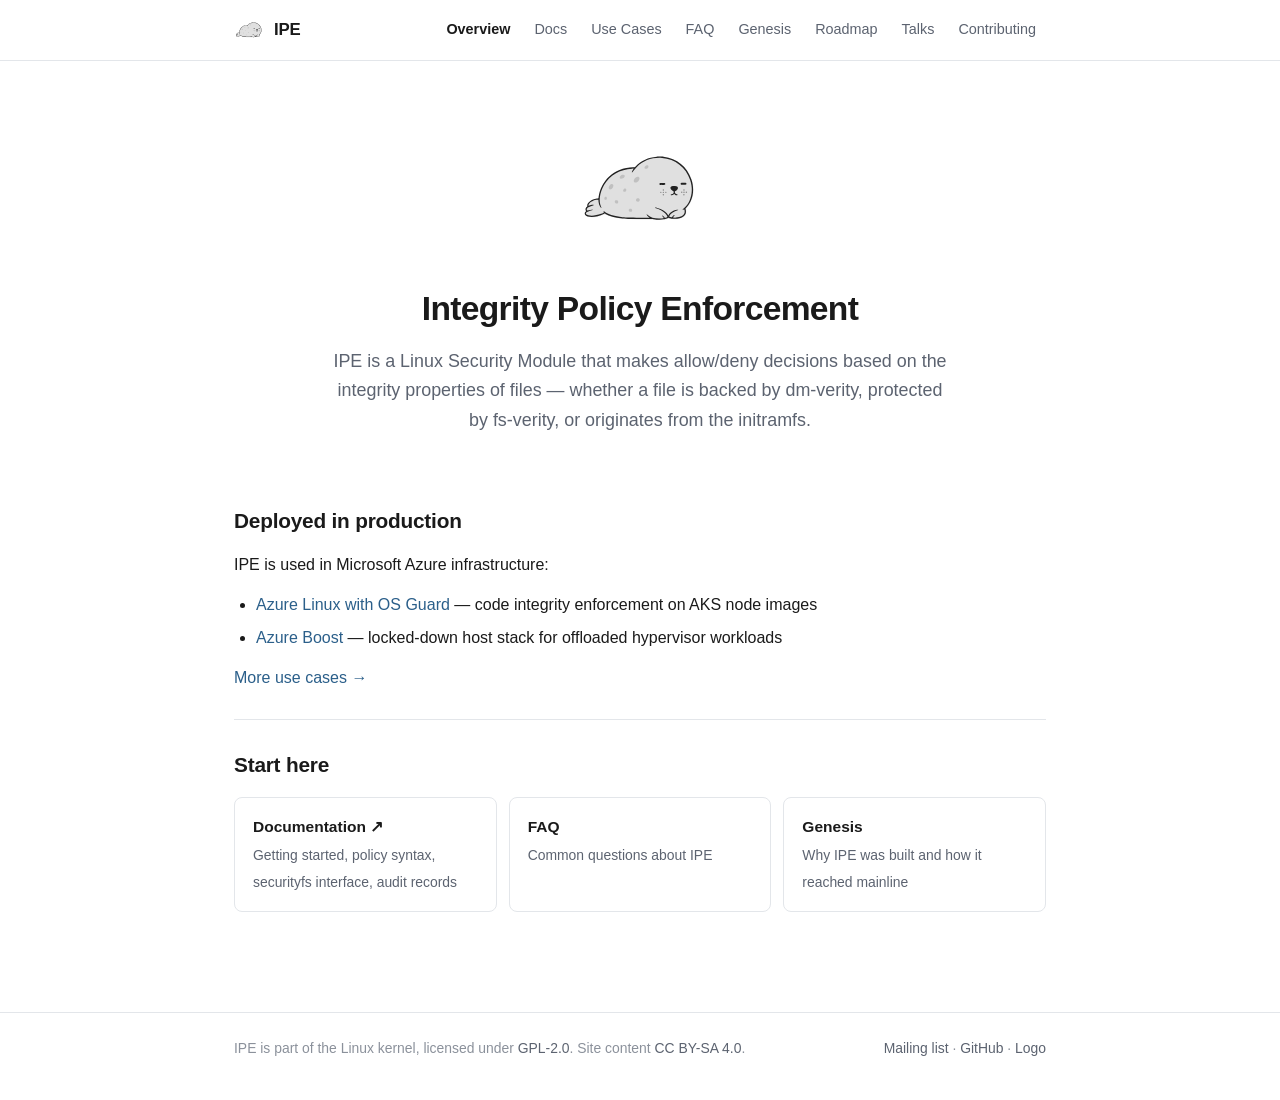
<file: index.html>
<!DOCTYPE html>
<html lang="en">
<head>
<meta charset="utf-8">
<meta name="viewport" content="width=device-width, initial-scale=1">
<title>IPE — Integrity Policy Enforcement</title>
<meta name="description" content="IPE is a Linux Security Module that makes allow/deny decisions based on the integrity properties of files.">
<link rel="icon" href="favicon.ico">
<link rel="stylesheet" href="css/style.css">
</head>
<body>

<header class="site">
  <div class="wrap">
    <a class="brand" href="/"><img src="images/ipe-logo.svg" alt="">IPE</a>
    <nav class="site">
      <a href="/" class="active">Overview</a>
      <a href="https://docs.kernel.org/admin-guide/LSM/ipe.html">Docs</a>
      
      <a href="/use-cases.html">Use Cases</a>
      <a href="/faq.html">FAQ</a>
      <a href="/genesis.html">Genesis</a>
      <a href="/roadmap.html">Roadmap</a>
      <a href="/talks.html">Talks</a>
      <a href="/contributing.html">Contributing</a>
    </nav>
  </div>
</header>

<main>

<div class="wrap">
  <div class="hero">
    <img src="images/ipe-logo.svg" alt="IPE logo">
    <h1>Integrity Policy Enforcement</h1>
    <p class="tagline">
      IPE is a Linux Security Module that makes allow/deny decisions based on
      the integrity properties of files — whether a file is backed by dm-verity,
      protected by fs-verity, or originates from the initramfs.
    </p>
  </div>
</div>

<div class="wrap">





<section>
  <h2>Deployed in production</h2>
  <p>IPE is used in Microsoft Azure infrastructure:</p>
  <ul>
    <li><a href="https://learn.microsoft.com/en-us/azure/aks/use-azure-linux-os-guard">Azure Linux with OS Guard</a> — code integrity enforcement on AKS node images</li>
    <li><a href="https://learn.microsoft.com/en-us/azure/azure-boost/overview">Azure Boost</a> — locked-down host stack for offloaded hypervisor workloads</li>
  </ul>
  <p><a href="/use-cases.html">More use cases →</a></p>
</section>



<section>
  <h2>Start here</h2>
  <div class="cards">
    <a href="https://docs.kernel.org/admin-guide/LSM/ipe.html">
      <span class="t">Documentation ↗</span>
      <span class="d">Getting started, policy syntax, securityfs interface, audit records</span>
    </a>
    <a href="/faq.html">
      <span class="t">FAQ</span>
      <span class="d">Common questions about IPE</span>
    </a>
    <a href="/genesis.html">
      <span class="t">Genesis</span>
      <span class="d">Why IPE was built and how it reached mainline</span>
    </a>


  </div>
</section>

</div>

</main>

<footer class="site">
  <div class="wrap">
    <span>
      IPE is part of the Linux kernel, licensed under
      <a href="https://www.kernel.org/doc/html/latest/process/license-rules.html">GPL-2.0</a>.
      Site content <a href="https://creativecommons.org/licenses/by-sa/4.0/">CC BY-SA 4.0</a>.
    </span>
    <span>
      <a href="https://lore.kernel.org/linux-security-module/">Mailing list</a> ·
      <a href="https://github.com/Integrity-Policy-Enforcement">GitHub</a> ·
      <a href="https://github.com/Integrity-Policy-Enforcement/ipe-logo">Logo</a>
    </span>
  </div>
</footer>

</body>
</html>
</file>
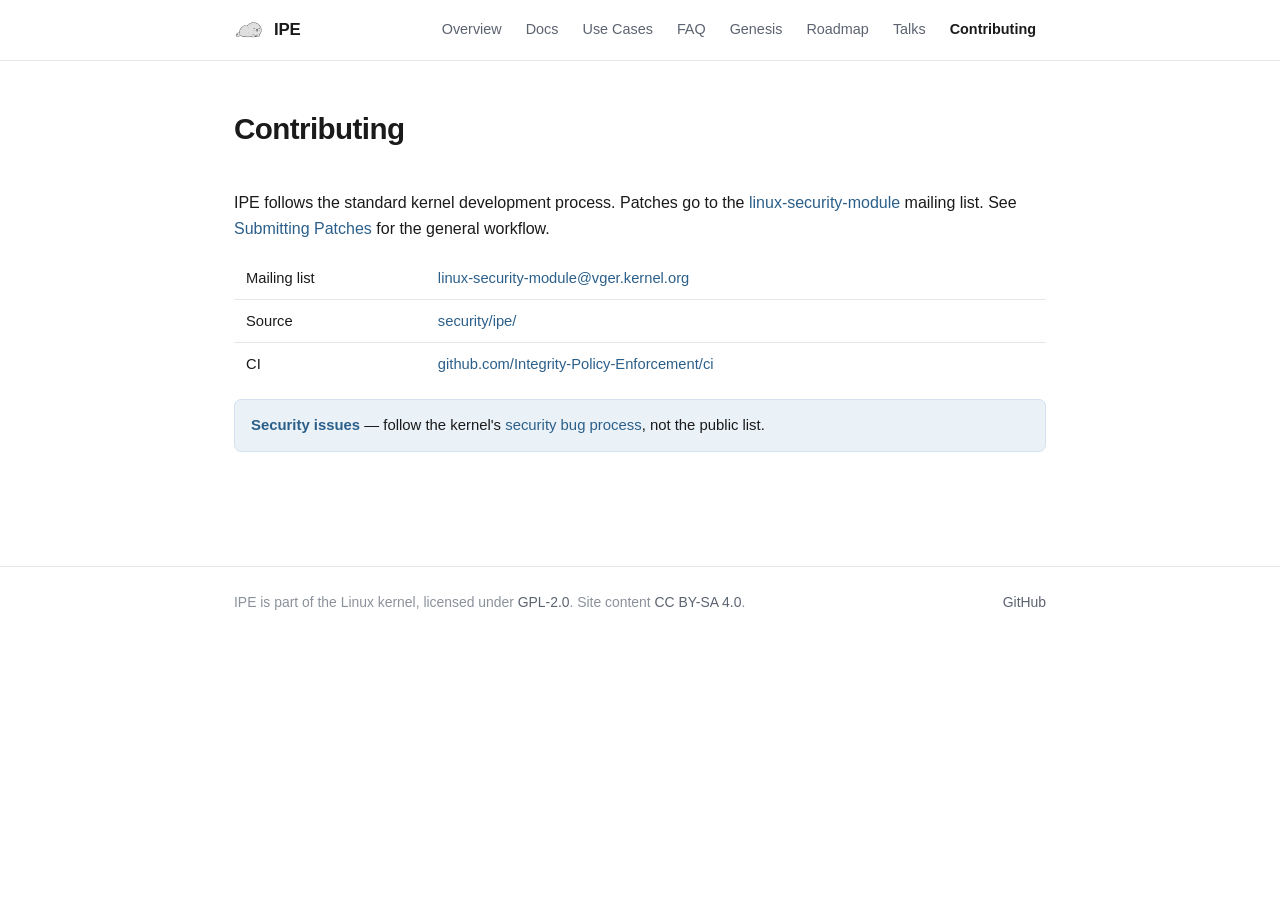
<file: contributing.html>
<!DOCTYPE html>
<html lang="en">
<head>
<meta charset="utf-8">
<meta name="viewport" content="width=device-width, initial-scale=1">
<title>Contributing — IPE</title>
<link rel="icon" href="favicon.ico">
<link rel="stylesheet" href="css/style.css">
</head>
<body>

<header class="site">
  <div class="wrap">
    <a class="brand" href="/"><img src="images/ipe-logo.svg" alt="">IPE</a>
    <nav class="site">
      <a href="/">Overview</a>
      <a href="https://docs.kernel.org/admin-guide/LSM/ipe.html">Docs</a>
      <a href="/use-cases.html">Use Cases</a>
      <a href="/faq.html">FAQ</a>
      <a href="/genesis.html">Genesis</a>
      <a href="/roadmap.html">Roadmap</a>
      <a href="/talks.html">Talks</a>
      <a href="/contributing.html" class="active">Contributing</a>
    </nav>
  </div>
</header>

<main>
<div class="wrap">

<div class="pagehead">
  <h1>Contributing</h1>
</div>

<section>
  <p>
    IPE follows the standard kernel development process. Patches go to the
    <a href="https://lore.kernel.org/linux-security-module/">linux-security-module</a>
    mailing list. See
    <a href="https://docs.kernel.org/process/submitting-patches.html">Submitting Patches</a>
    for the general workflow.
  </p>

  <table>
    <tr><td>Mailing list</td><td><a href="https://lore.kernel.org/linux-security-module/">linux-security-module@vger.kernel.org</a></td></tr>
    <tr><td>Source</td><td><a href="https://git.kernel.org/pub/scm/linux/kernel/git/torvalds/linux.git/tree/security/ipe">security/ipe/</a></td></tr>
    <tr><td>CI</td><td><a href="https://github.com/Integrity-Policy-Enforcement/ci">github.com/Integrity-Policy-Enforcement/ci</a></td></tr>
  </table>

  <div class="note">
    <strong>Security issues</strong> — follow the kernel's
    <a href="https://docs.kernel.org/process/security-bugs.html">security bug process</a>,
    not the public list.
  </div>
</section>

</div>
</main>

<footer class="site">
  <div class="wrap">
    <span>
      IPE is part of the Linux kernel, licensed under
      <a href="https://www.kernel.org/doc/html/latest/process/license-rules.html">GPL-2.0</a>.
      Site content <a href="https://creativecommons.org/licenses/by-sa/4.0/">CC BY-SA 4.0</a>.
    </span>
    <span>
      <a href="https://github.com/Integrity-Policy-Enforcement">GitHub</a>
    </span>
  </div>
</footer>

</body>
</html>
</file>
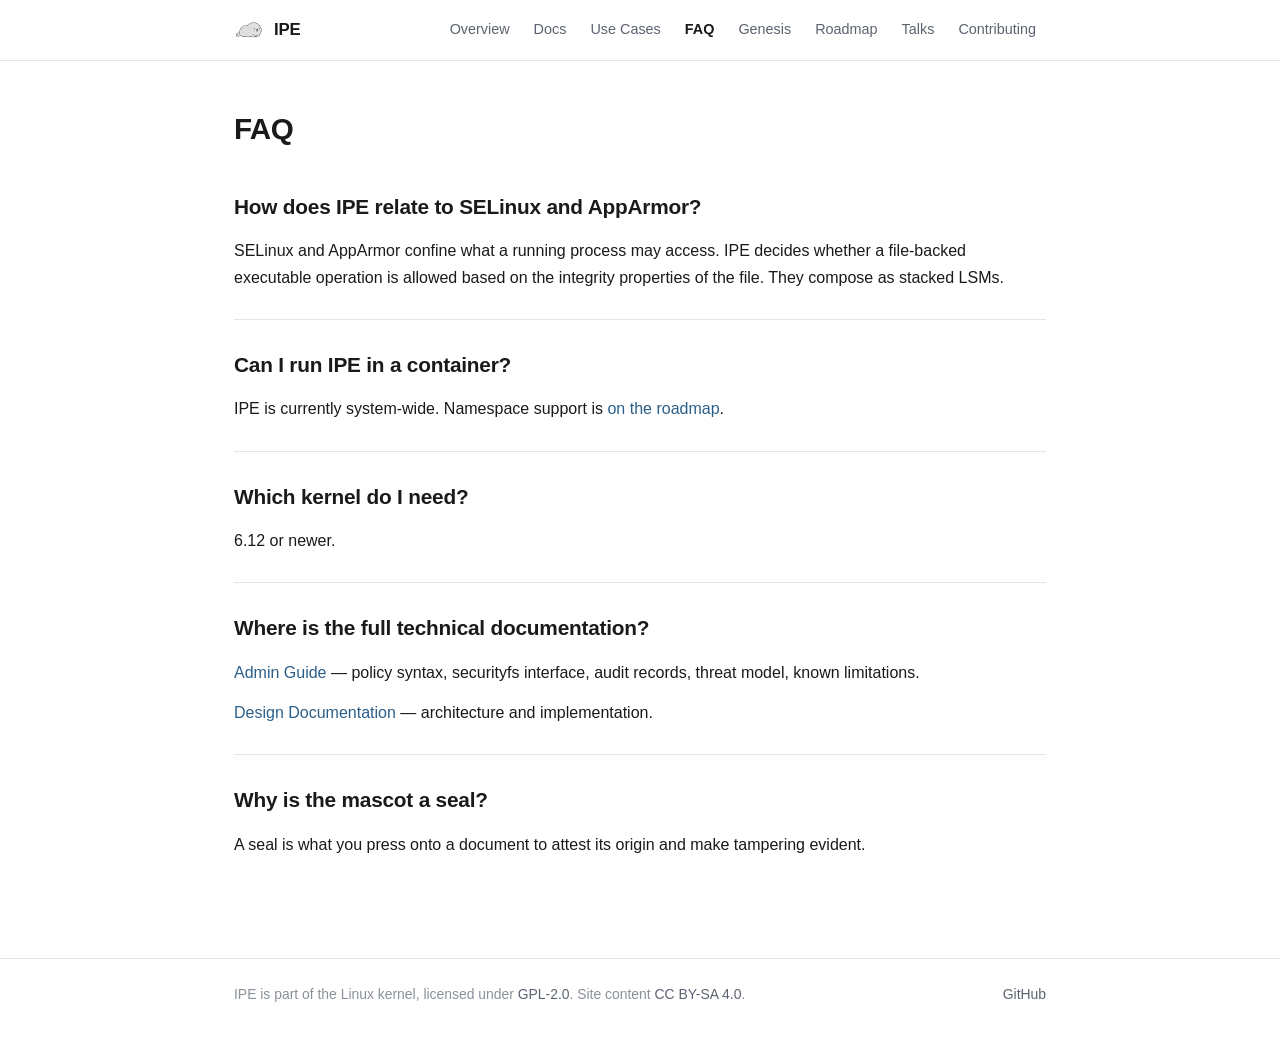
<file: faq.html>
<!DOCTYPE html>
<html lang="en">
<head>
<meta charset="utf-8">
<meta name="viewport" content="width=device-width, initial-scale=1">
<title>FAQ — IPE</title>
<link rel="icon" href="favicon.ico">
<link rel="stylesheet" href="css/style.css">
</head>
<body>

<header class="site">
  <div class="wrap">
    <a class="brand" href="/"><img src="images/ipe-logo.svg" alt="">IPE</a>
    <nav class="site">
      <a href="/">Overview</a>
      <a href="https://docs.kernel.org/admin-guide/LSM/ipe.html">Docs</a>
      <a href="/use-cases.html">Use Cases</a>
      <a href="/faq.html" class="active">FAQ</a>
      <a href="/genesis.html">Genesis</a>
      <a href="/roadmap.html">Roadmap</a>
      <a href="/talks.html">Talks</a>
      <a href="/contributing.html">Contributing</a>
    </nav>
  </div>
</header>

<main>
<div class="wrap">

<div class="pagehead">
  <h1>FAQ</h1>
</div>

<section>
  <h2>How does IPE relate to SELinux and AppArmor?</h2>
  <p>
    SELinux and AppArmor confine what a running process may access. IPE decides
    whether a file-backed executable operation is allowed based on the integrity
    properties of the file. They compose as stacked LSMs.
  </p>
</section>

<section>
  <h2>Can I run IPE in a container?</h2>
  <p>
    IPE is currently system-wide. Namespace support is
    <a href="/roadmap.html">on the roadmap</a>.
  </p>
</section>

<section>
  <h2>Which kernel do I need?</h2>
  <p>6.12 or newer.</p>
</section>

<section>
  <h2>Where is the full technical documentation?</h2>
  <p>
    <a href="https://docs.kernel.org/admin-guide/LSM/ipe.html">Admin Guide</a> —
    policy syntax, securityfs interface, audit records, threat model, known limitations.
  </p>
  <p>
    <a href="https://docs.kernel.org/security/ipe.html">Design Documentation</a> —
    architecture and implementation.
  </p>
</section>

<section>
  <h2>Why is the mascot a seal?</h2>
  <p>
    A seal is what you press onto a document to attest its origin and make
    tampering evident.
  </p>
</section>

</div>
</main>

<footer class="site">
  <div class="wrap">
    <span>
      IPE is part of the Linux kernel, licensed under
      <a href="https://www.kernel.org/doc/html/latest/process/license-rules.html">GPL-2.0</a>.
      Site content <a href="https://creativecommons.org/licenses/by-sa/4.0/">CC BY-SA 4.0</a>.
    </span>
    <span>
      <a href="https://github.com/Integrity-Policy-Enforcement">GitHub</a>
    </span>
  </div>
</footer>

</body>
</html>
</file>
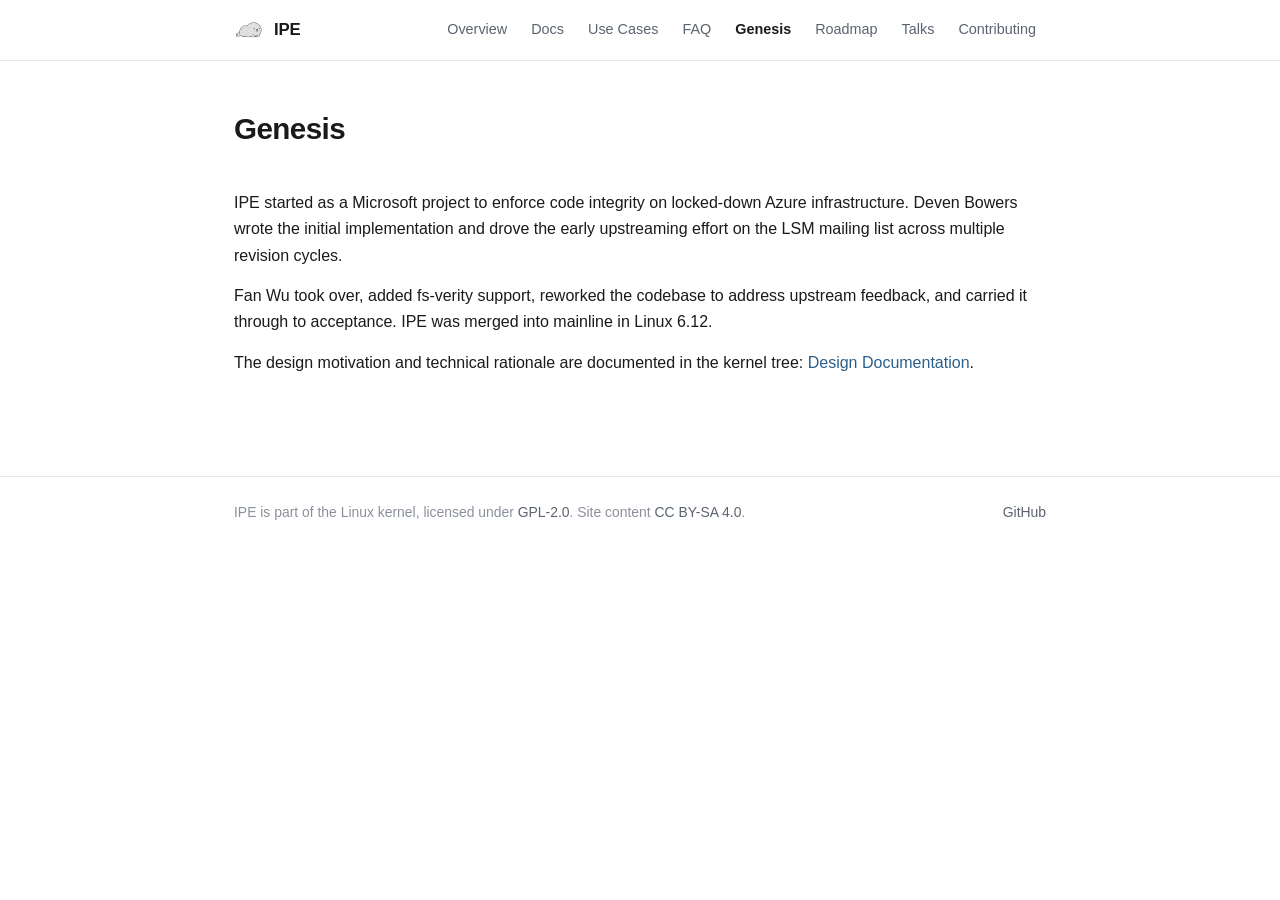
<file: genesis.html>
<!DOCTYPE html>
<html lang="en">
<head>
<meta charset="utf-8">
<meta name="viewport" content="width=device-width, initial-scale=1">
<title>Genesis — IPE</title>
<link rel="icon" href="favicon.ico">
<link rel="stylesheet" href="css/style.css">
</head>
<body>

<header class="site">
  <div class="wrap">
    <a class="brand" href="/"><img src="images/ipe-logo.svg" alt="">IPE</a>
    <nav class="site">
      <a href="/">Overview</a>
      <a href="https://docs.kernel.org/admin-guide/LSM/ipe.html">Docs</a>
      <a href="/use-cases.html">Use Cases</a>
      <a href="/faq.html">FAQ</a>
      <a href="/genesis.html" class="active">Genesis</a>
      <a href="/roadmap.html">Roadmap</a>
      <a href="/talks.html">Talks</a>
      <a href="/contributing.html">Contributing</a>
    </nav>
  </div>
</header>

<main>
<div class="wrap">

<div class="pagehead">
  <h1>Genesis</h1>
</div>

<section>
  <p>
    IPE started as a Microsoft project to enforce code integrity on
    locked-down Azure infrastructure. Deven Bowers wrote the initial
    implementation and drove the early upstreaming effort on the LSM
    mailing list across multiple revision cycles.
  </p>
  <p>
    Fan Wu took over, added fs-verity support, reworked the codebase to
    address upstream feedback, and carried it through to acceptance.
    IPE was merged into mainline in Linux 6.12.
  </p>
  <p>
    The design motivation and technical rationale are documented in the
    kernel tree:
    <a href="https://docs.kernel.org/security/ipe.html">Design Documentation</a>.
  </p>
</section>

</div>
</main>

<footer class="site">
  <div class="wrap">
    <span>
      IPE is part of the Linux kernel, licensed under
      <a href="https://www.kernel.org/doc/html/latest/process/license-rules.html">GPL-2.0</a>.
      Site content <a href="https://creativecommons.org/licenses/by-sa/4.0/">CC BY-SA 4.0</a>.
    </span>
    <span>
      <a href="https://github.com/Integrity-Policy-Enforcement">GitHub</a>
    </span>
  </div>
</footer>

</body>
</html>
</file>
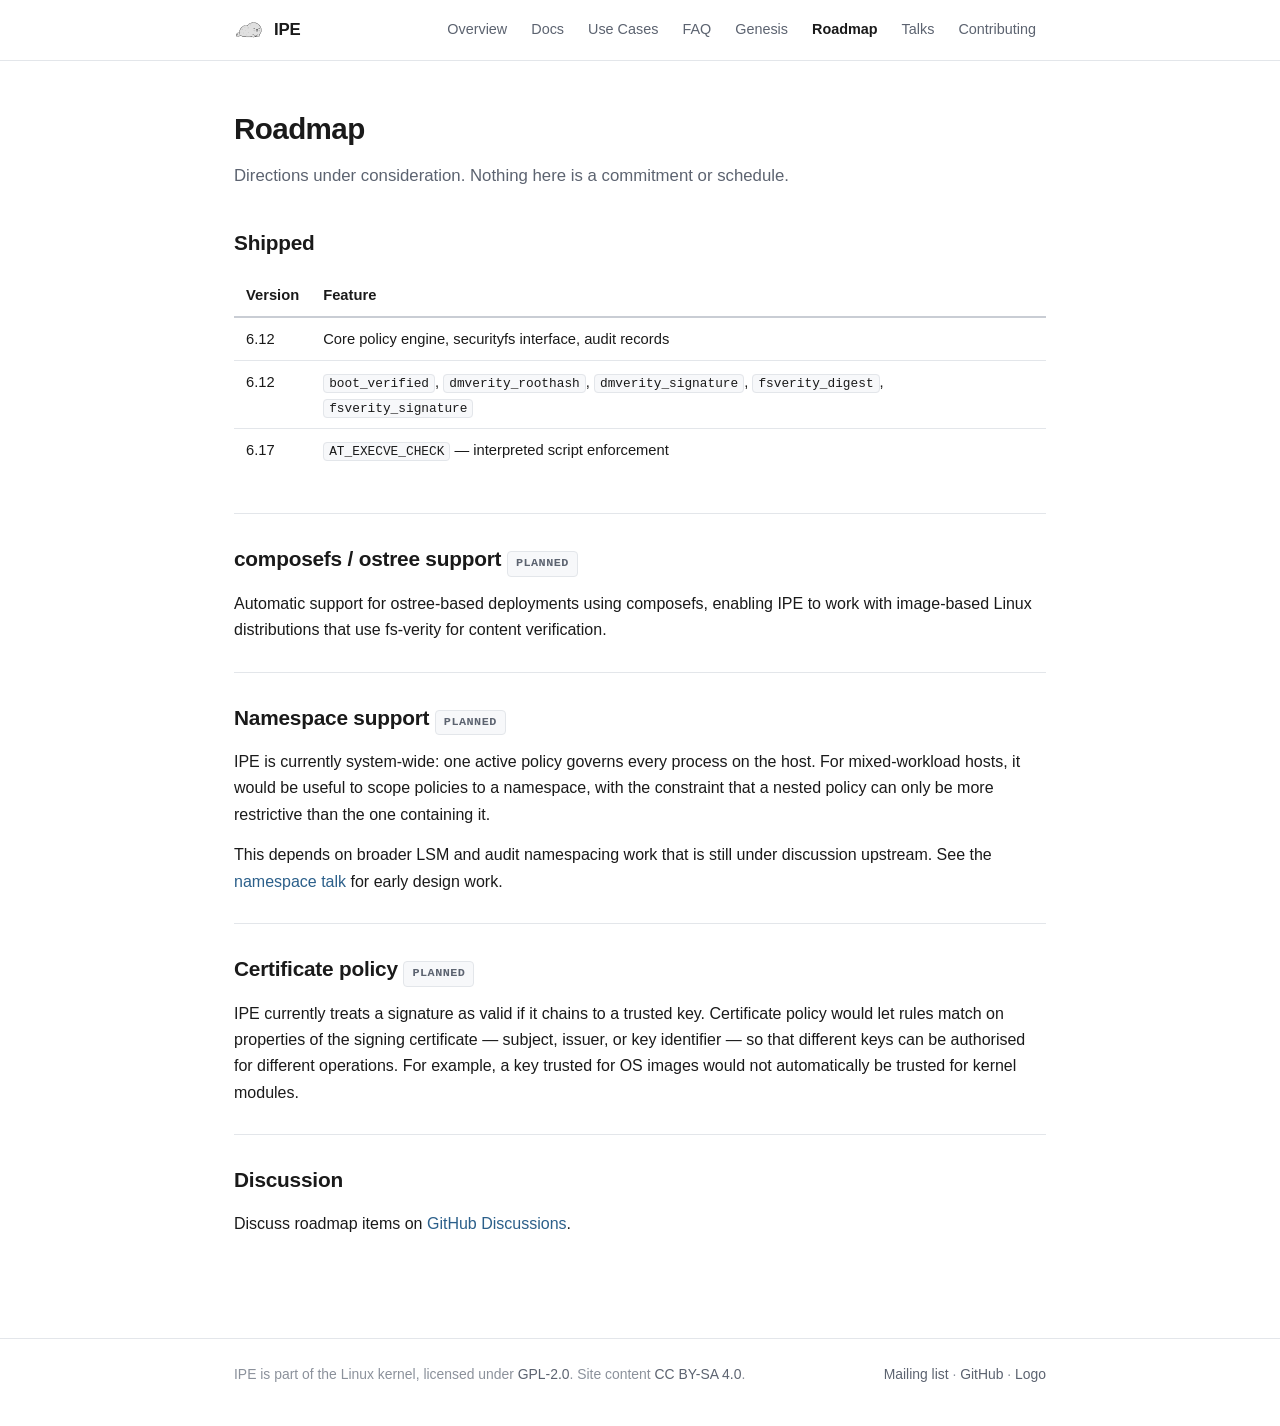
<file: roadmap.html>
<!DOCTYPE html>
<html lang="en">
<head>
<meta charset="utf-8">
<meta name="viewport" content="width=device-width, initial-scale=1">
<title>Roadmap — IPE</title>
<meta name="description" content="Planned work for IPE: composefs, namespaces, and certificate policy.">
<link rel="icon" href="favicon.ico">
<link rel="stylesheet" href="css/style.css">
</head>
<body>

<header class="site">
  <div class="wrap">
    <a class="brand" href="/"><img src="images/ipe-logo.svg" alt="">IPE</a>
    <nav class="site">
      <a href="/">Overview</a>
      <a href="https://docs.kernel.org/admin-guide/LSM/ipe.html">Docs</a>
      
      <a href="/use-cases.html">Use Cases</a>
      <a href="/faq.html">FAQ</a>
      <a href="/genesis.html">Genesis</a>
      <a href="/roadmap.html" class="active">Roadmap</a>
      <a href="/talks.html">Talks</a>
      <a href="/contributing.html">Contributing</a>
    </nav>
  </div>
</header>

<main>
<div class="wrap">

<div class="pagehead">
  <h1>Roadmap</h1>
  <p class="lede">Directions under consideration. Nothing here is a commitment or schedule.</p>
</div>

<section>
  <h2>Shipped</h2>
  <table>
    <tr><th>Version</th><th>Feature</th></tr>
    <tr><td>6.12</td><td>Core policy engine, securityfs interface, audit records</td></tr>
    <tr><td>6.12</td><td><code>boot_verified</code>, <code>dmverity_roothash</code>, <code>dmverity_signature</code>, <code>fsverity_digest</code>, <code>fsverity_signature</code></td></tr>
    <tr><td>6.17</td><td><code>AT_EXECVE_CHECK</code> — interpreted script enforcement</td></tr>
  </table>
</section>

<section>
  <h2>composefs / ostree support <span class="status planned">planned</span></h2>
  <p>
    Automatic support for ostree-based deployments using composefs, enabling
    IPE to work with image-based Linux distributions that use fs-verity
    for content verification.
  </p>
</section>

<section>
  <h2>Namespace support <span class="status planned">planned</span></h2>
  <p>
    IPE is currently system-wide: one active policy governs every process on the
    host. For mixed-workload hosts, it would be useful to scope policies to a
    namespace, with the constraint that a nested policy can only be more
    restrictive than the one containing it.
  </p>
  <p>
    This depends on broader LSM and audit namespacing work that is still under
    discussion upstream. See the
    <a href="/talks.html">namespace talk</a> for early design work.
  </p>
</section>

<section>
  <h2>Certificate policy <span class="status planned">planned</span></h2>
  <p>
    IPE currently treats a signature as valid if it chains to a trusted key.
    Certificate policy would let rules match on properties of the signing
    certificate — subject, issuer, or key identifier — so that different keys
    can be authorised for different operations. For example, a key trusted for
    OS images would not automatically be trusted for kernel modules.
  </p>
</section>

<section>
  <h2>Discussion</h2>
  <p>
    Discuss roadmap items on
    <a href="https://github.com/orgs/Integrity-Policy-Enforcement/discussions">GitHub Discussions</a>.
  </p>
</section>

</div>
</main>

<footer class="site">
  <div class="wrap">
    <span>
      IPE is part of the Linux kernel, licensed under
      <a href="https://www.kernel.org/doc/html/latest/process/license-rules.html">GPL-2.0</a>.
      Site content <a href="https://creativecommons.org/licenses/by-sa/4.0/">CC BY-SA 4.0</a>.
    </span>
    <span>
      <a href="https://lore.kernel.org/linux-security-module/">Mailing list</a> ·
      <a href="https://github.com/Integrity-Policy-Enforcement">GitHub</a> ·
      <a href="https://github.com/Integrity-Policy-Enforcement/ipe-logo">Logo</a>
    </span>
  </div>
</footer>

</body>
</html>
</file>
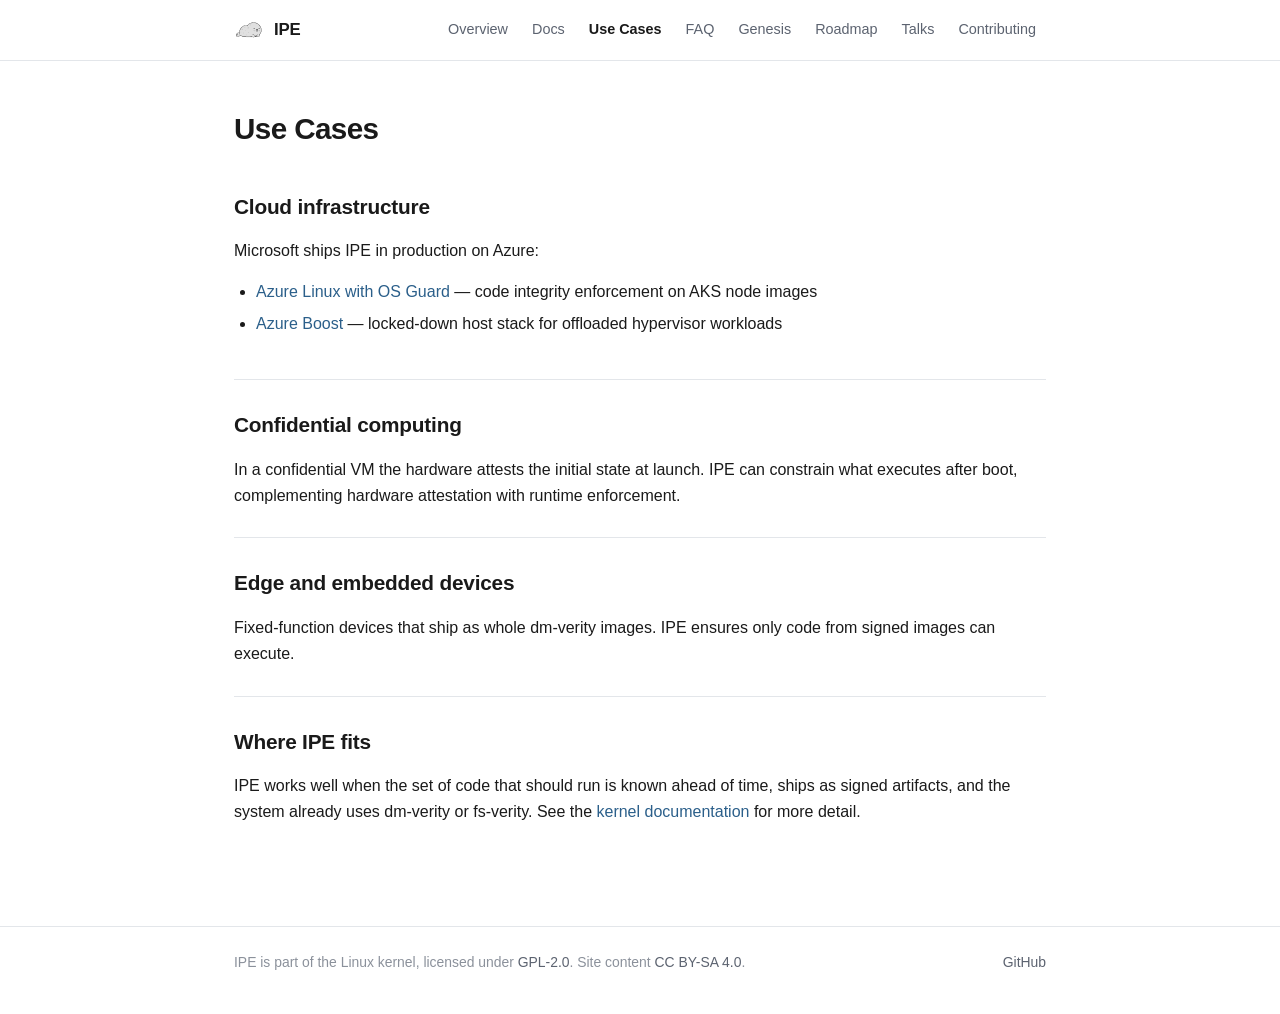
<file: use-cases.html>
<!DOCTYPE html>
<html lang="en">
<head>
<meta charset="utf-8">
<meta name="viewport" content="width=device-width, initial-scale=1">
<title>Use Cases — IPE</title>
<link rel="icon" href="favicon.ico">
<link rel="stylesheet" href="css/style.css">
</head>
<body>

<header class="site">
  <div class="wrap">
    <a class="brand" href="/"><img src="images/ipe-logo.svg" alt="">IPE</a>
    <nav class="site">
      <a href="/">Overview</a>
      <a href="https://docs.kernel.org/admin-guide/LSM/ipe.html">Docs</a>
      <a href="/use-cases.html" class="active">Use Cases</a>
      <a href="/faq.html">FAQ</a>
      <a href="/genesis.html">Genesis</a>
      <a href="/roadmap.html">Roadmap</a>
      <a href="/talks.html">Talks</a>
      <a href="/contributing.html">Contributing</a>
    </nav>
  </div>
</header>

<main>
<div class="wrap">

<div class="pagehead">
  <h1>Use Cases</h1>
</div>

<section>
  <h2>Cloud infrastructure</h2>
  <p>Microsoft ships IPE in production on Azure:</p>
  <ul>
    <li><a href="https://learn.microsoft.com/en-us/azure/aks/use-azure-linux-os-guard">Azure Linux with OS Guard</a> — code integrity enforcement on AKS node images</li>
    <li><a href="https://learn.microsoft.com/en-us/azure/azure-boost/overview">Azure Boost</a> — locked-down host stack for offloaded hypervisor workloads</li>
  </ul>
</section>

<section>
  <h2>Confidential computing</h2>
  <p>
    In a confidential VM the hardware attests the initial state at launch.
    IPE can constrain what executes after boot, complementing hardware
    attestation with runtime enforcement.
  </p>
</section>

<section>
  <h2>Edge and embedded devices</h2>
  <p>
    Fixed-function devices that ship as whole dm-verity images. IPE ensures
    only code from signed images can execute.
  </p>
</section>

<section>
  <h2>Where IPE fits</h2>
  <p>
    IPE works well when the set of code that should run is known ahead of
    time, ships as signed artifacts, and the system already uses dm-verity
    or fs-verity. See the
    <a href="https://docs.kernel.org/admin-guide/LSM/ipe.html#use-cases">kernel documentation</a>
    for more detail.
  </p>
</section>

</div>
</main>

<footer class="site">
  <div class="wrap">
    <span>
      IPE is part of the Linux kernel, licensed under
      <a href="https://www.kernel.org/doc/html/latest/process/license-rules.html">GPL-2.0</a>.
      Site content <a href="https://creativecommons.org/licenses/by-sa/4.0/">CC BY-SA 4.0</a>.
    </span>
    <span>
      <a href="https://github.com/Integrity-Policy-Enforcement">GitHub</a>
    </span>
  </div>
</footer>

</body>
</html>
</file>
<file: css/style.css>
:root {
  --fg: #1a1a1a;
  --fg-muted: #5c6370;
  --fg-subtle: #8b919b;
  --bg: #ffffff;
  --bg-soft: #f7f8fa;
  --border: #e3e6ea;
  --border-strong: #c9cdd4;
  --accent: #2b5f8a;
  --accent-soft: #eaf1f7;
  --mono: ui-monospace, SFMono-Regular, "SF Mono", Menlo, Consolas, "Liberation Mono", monospace;
  --sans: -apple-system, BlinkMacSystemFont, "Segoe UI", Roboto, "Helvetica Neue", Arial, sans-serif;
  --maxw: 860px;
}

* { margin: 0; padding: 0; box-sizing: border-box; }

html { -webkit-text-size-adjust: 100%; }

body {
  font-family: var(--sans);
  color: var(--fg);
  background: var(--bg);
  line-height: 1.65;
  font-size: 16px;
}

.wrap { max-width: var(--maxw); margin: 0 auto; padding: 0 24px; }

/* ---------- header / nav ---------- */
header.site {
  border-bottom: 1px solid var(--border);
  background: #fff;
  position: sticky;
  top: 0;
  z-index: 10;
}
header.site .wrap {
  display: flex;
  align-items: center;
  gap: 20px;
  height: 60px;
}
.brand {
  display: flex;
  align-items: center;
  gap: 10px;
  text-decoration: none;
  color: var(--fg);
  font-weight: 650;
  font-size: 1.05rem;
  letter-spacing: -0.01em;
  flex-shrink: 0;
}
.brand img { height: 30px; width: auto; }

nav.site { margin-left: auto; display: flex; gap: 4px; flex-wrap: wrap; }
nav.site a {
  color: var(--fg-muted);
  text-decoration: none;
  font-size: 0.9rem;
  padding: 6px 10px;
  border-radius: 5px;
  white-space: nowrap;
}
nav.site a:hover { color: var(--fg); background: var(--bg-soft); }
nav.site a.active { color: var(--fg); font-weight: 600; }

/* ---------- hero (home) ---------- */
.hero { text-align: center; padding: 64px 0 40px; }
.hero img { height: 128px; width: auto; margin-bottom: 20px; }
.hero h1 {
  font-size: 2.1rem;
  font-weight: 700;
  letter-spacing: -0.02em;
  margin-bottom: 10px;
}
.hero .tagline { color: var(--fg-muted); font-size: 1.12rem; max-width: 620px; margin: 0 auto; }
.hero .badges { margin-top: 20px; display: flex; gap: 8px; justify-content: center; flex-wrap: wrap; }
.badge {
  font-size: 0.8rem;
  font-family: var(--mono);
  color: var(--accent);
  background: var(--accent-soft);
  border: 1px solid #d3e2ee;
  border-radius: 20px;
  padding: 3px 12px;
}

/* ---------- page header (subpages) ---------- */
.pagehead { padding: 44px 0 8px; }
.pagehead h1 { font-size: 1.85rem; font-weight: 700; letter-spacing: -0.02em; }
.pagehead p.lede { color: var(--fg-muted); font-size: 1.05rem; margin-top: 8px; }

/* ---------- content ---------- */
main { padding-bottom: 72px; }
section { padding: 28px 0; }
section + section { border-top: 1px solid var(--border); }

h2 {
  font-size: 1.3rem;
  font-weight: 650;
  letter-spacing: -0.01em;
  margin-bottom: 14px;
}
h3 {
  font-size: 1.02rem;
  font-weight: 650;
  margin: 22px 0 8px;
}
p { margin-bottom: 14px; }
p:last-child { margin-bottom: 0; }

a { color: var(--accent); text-decoration: none; }
a:hover { text-decoration: underline; }

ul, ol { margin: 0 0 14px 22px; }
li { margin-bottom: 6px; }

strong { font-weight: 650; }

code {
  font-family: var(--mono);
  font-size: 0.87em;
  background: var(--bg-soft);
  border: 1px solid var(--border);
  border-radius: 4px;
  padding: 1px 5px;
}

pre {
  font-family: var(--mono);
  font-size: 0.84rem;
  line-height: 1.55;
  background: var(--bg-soft);
  border: 1px solid var(--border);
  border-radius: 7px;
  padding: 14px 16px;
  overflow-x: auto;
  margin-bottom: 14px;
}
pre code { background: none; border: none; padding: 0; font-size: inherit; }
pre .c { color: var(--fg-subtle); }
pre .k { color: #8250a8; }
pre .s { color: #1a7f5a; }

blockquote {
  border-left: 3px solid var(--border-strong);
  padding-left: 16px;
  color: var(--fg-muted);
  margin-bottom: 14px;
}

/* ---------- tables ---------- */
table { width: 100%; border-collapse: collapse; font-size: 0.92rem; margin-bottom: 14px; }
th {
  text-align: left;
  padding: 9px 12px;
  border-bottom: 2px solid var(--border-strong);
  font-weight: 650;
  white-space: nowrap;
}
td { padding: 9px 12px; border-bottom: 1px solid var(--border); vertical-align: top; }
td code { white-space: nowrap; }
tr:last-child td { border-bottom: none; }

/* ---------- cards ---------- */
.cards {
  display: grid;
  grid-template-columns: repeat(auto-fit, minmax(230px, 1fr));
  gap: 12px;
}
.cards a {
  display: block;
  padding: 16px 18px;
  border: 1px solid var(--border);
  border-radius: 8px;
  text-decoration: none;
  color: var(--fg);
  transition: border-color .15s, box-shadow .15s;
}
.cards a:hover {
  border-color: var(--border-strong);
  box-shadow: 0 1px 6px rgba(20,30,50,.06);
  text-decoration: none;
}
.cards .t { font-weight: 650; display: block; margin-bottom: 3px; font-size: 0.97rem; }
.cards .d { color: var(--fg-muted); font-size: 0.87rem; line-height: 1.45; }

/* ---------- steps ---------- */
.step { margin-bottom: 26px; }
.step-n {
  display: inline-flex;
  align-items: center;
  justify-content: center;
  width: 22px; height: 22px;
  border-radius: 50%;
  background: var(--fg);
  color: #fff;
  font-size: 0.78rem;
  font-weight: 650;
  margin-right: 8px;
  vertical-align: 2px;
}

/* ---------- callout ---------- */
.note {
  background: var(--accent-soft);
  border: 1px solid #d3e2ee;
  border-radius: 7px;
  padding: 13px 16px;
  font-size: 0.93rem;
  margin-bottom: 14px;
}
.note strong { color: var(--accent); }

/* ---------- talks ---------- */
.talk {
  display: flex;
  gap: 16px;
  padding: 16px 0;
  border-bottom: 1px solid var(--border);
  align-items: flex-start;
}
.talk:last-child { border-bottom: none; }
.talk img { width: 168px; border-radius: 6px; border: 1px solid var(--border); flex-shrink: 0; }
.talk .meta { flex: 1; min-width: 0; }
.talk .title { font-weight: 650; display: block; margin-bottom: 4px; }
.talk .who { color: var(--fg-muted); font-size: 0.89rem; }

/* ---------- status ---------- */
.status {
  display: inline-block;
  font-size: 0.74rem;
  font-family: var(--mono);
  text-transform: uppercase;
  letter-spacing: .04em;
  padding: 2px 8px;
  border-radius: 4px;
  font-weight: 600;
}
.status.shipped { background: #e4f2ea; color: #1a6b45; }
.status.progress { background: #fdf1dc; color: #8a5a12; }
.status.planned { background: var(--bg-soft); color: var(--fg-muted); border: 1px solid var(--border); }

/* ---------- footer ---------- */
footer.site {
  border-top: 1px solid var(--border);
  padding: 24px 0 40px;
  font-size: 0.87rem;
  color: var(--fg-subtle);
}
footer.site .wrap { display: flex; justify-content: space-between; gap: 16px; flex-wrap: wrap; }
footer.site a { color: var(--fg-muted); }

/* ---------- responsive ---------- */
@media (max-width: 700px) {
  header.site .wrap { height: auto; padding-top: 12px; padding-bottom: 12px; flex-wrap: wrap; }
  nav.site { margin-left: 0; width: 100%; }
  .hero { padding: 40px 0 28px; }
  .hero h1 { font-size: 1.7rem; }
  .hero img { height: 100px; }
  .talk { flex-direction: column; }
  .talk img { width: 100%; max-width: 320px; }
  table { font-size: 0.86rem; }
  th, td { padding: 7px 8px; }
}

/* ---------- dark ---------- */
@media (prefers-color-scheme: dark) {
  :root {
    --fg: #e6e9ee;
    --fg-muted: #a2aab6;
    --fg-subtle: #7a828e;
    --bg: #13161a;
    --bg-soft: #1b1f25;
    --border: #2a2f37;
    --border-strong: #3d434d;
    --accent: #7db3dd;
    --accent-soft: #17242e;
  }
  header.site { background: var(--bg); }
  .badge { border-color: #244055; }
  .note { border-color: #244055; }
  .cards a:hover { box-shadow: 0 1px 6px rgba(0,0,0,.4); }
  .step-n { background: #e6e9ee; color: #13161a; }
  .status.shipped { background: #16301f; color: #6cc38f; }
  .status.progress { background: #322612; color: #d8a03f; }
  pre .k { color: #c792ea; }
  pre .s { color: #6cc38f; }
  .talk img { filter: brightness(.92); }
}
</file>
